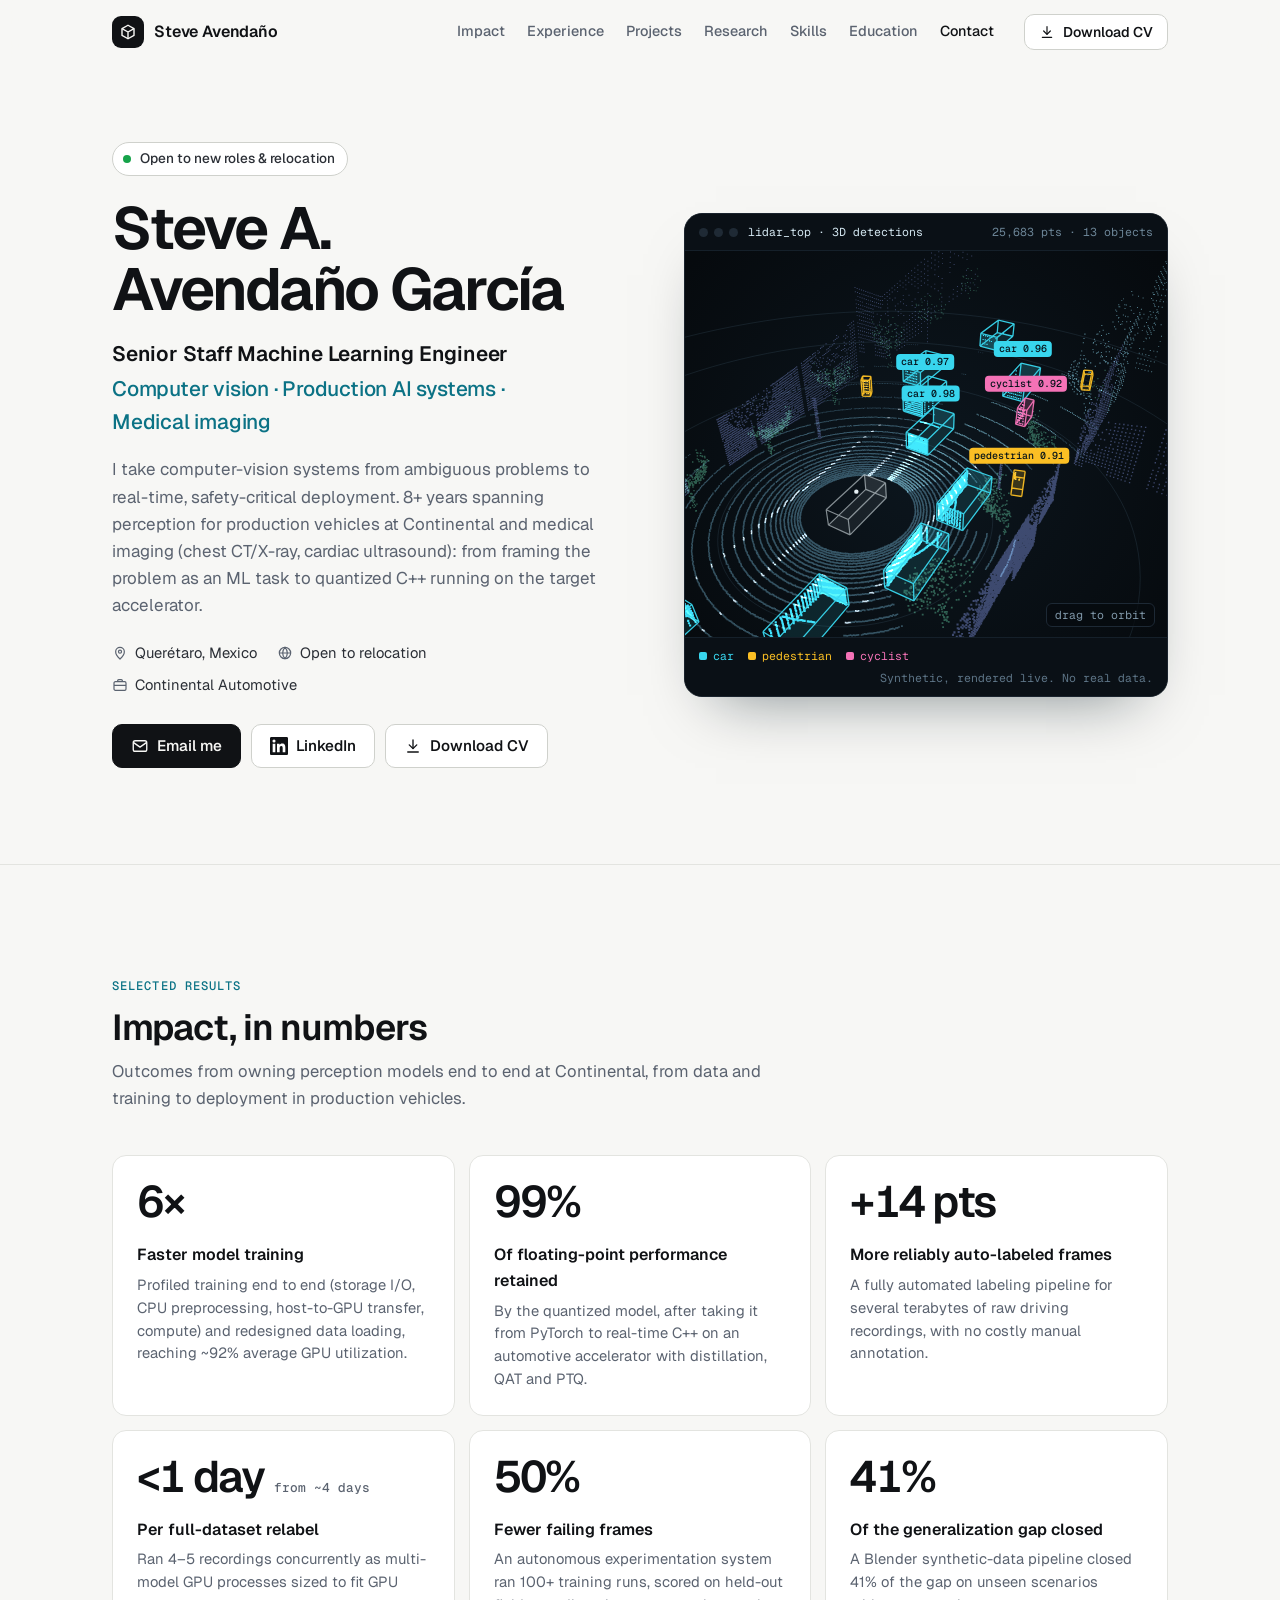
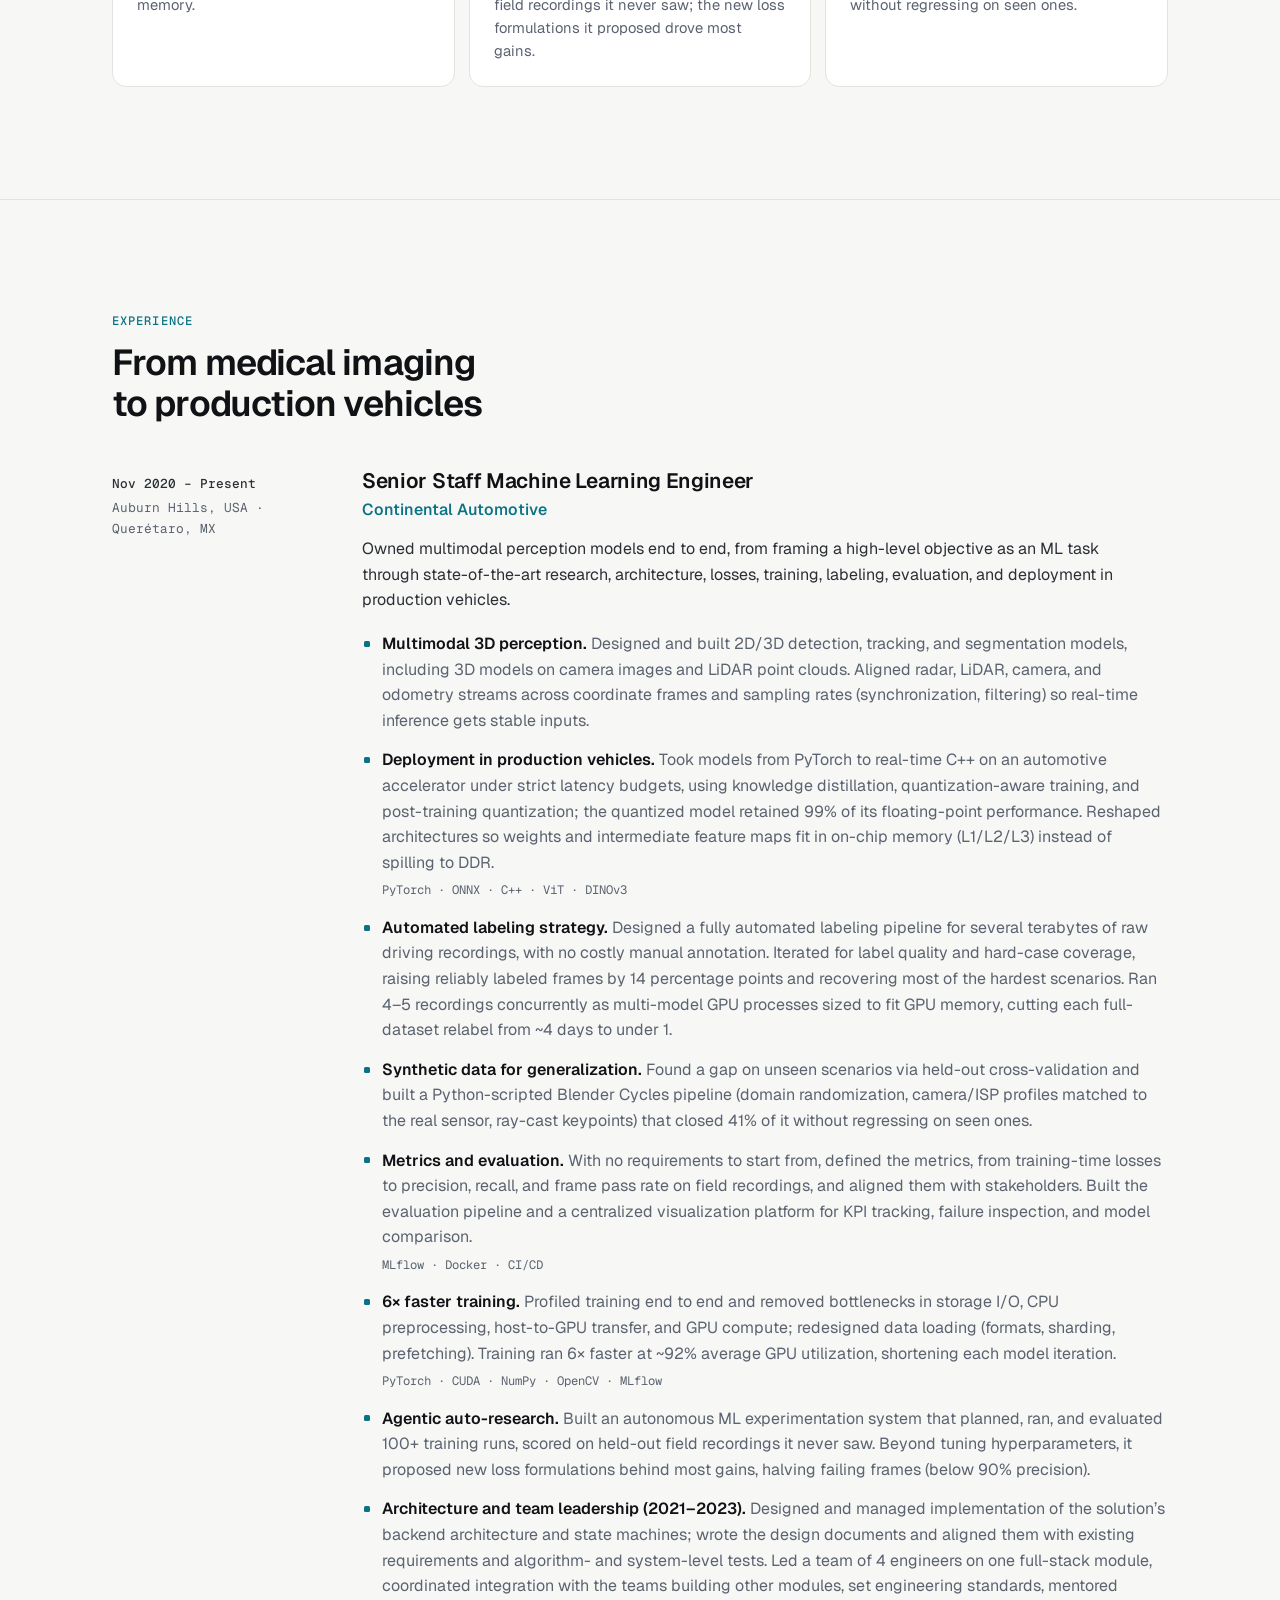
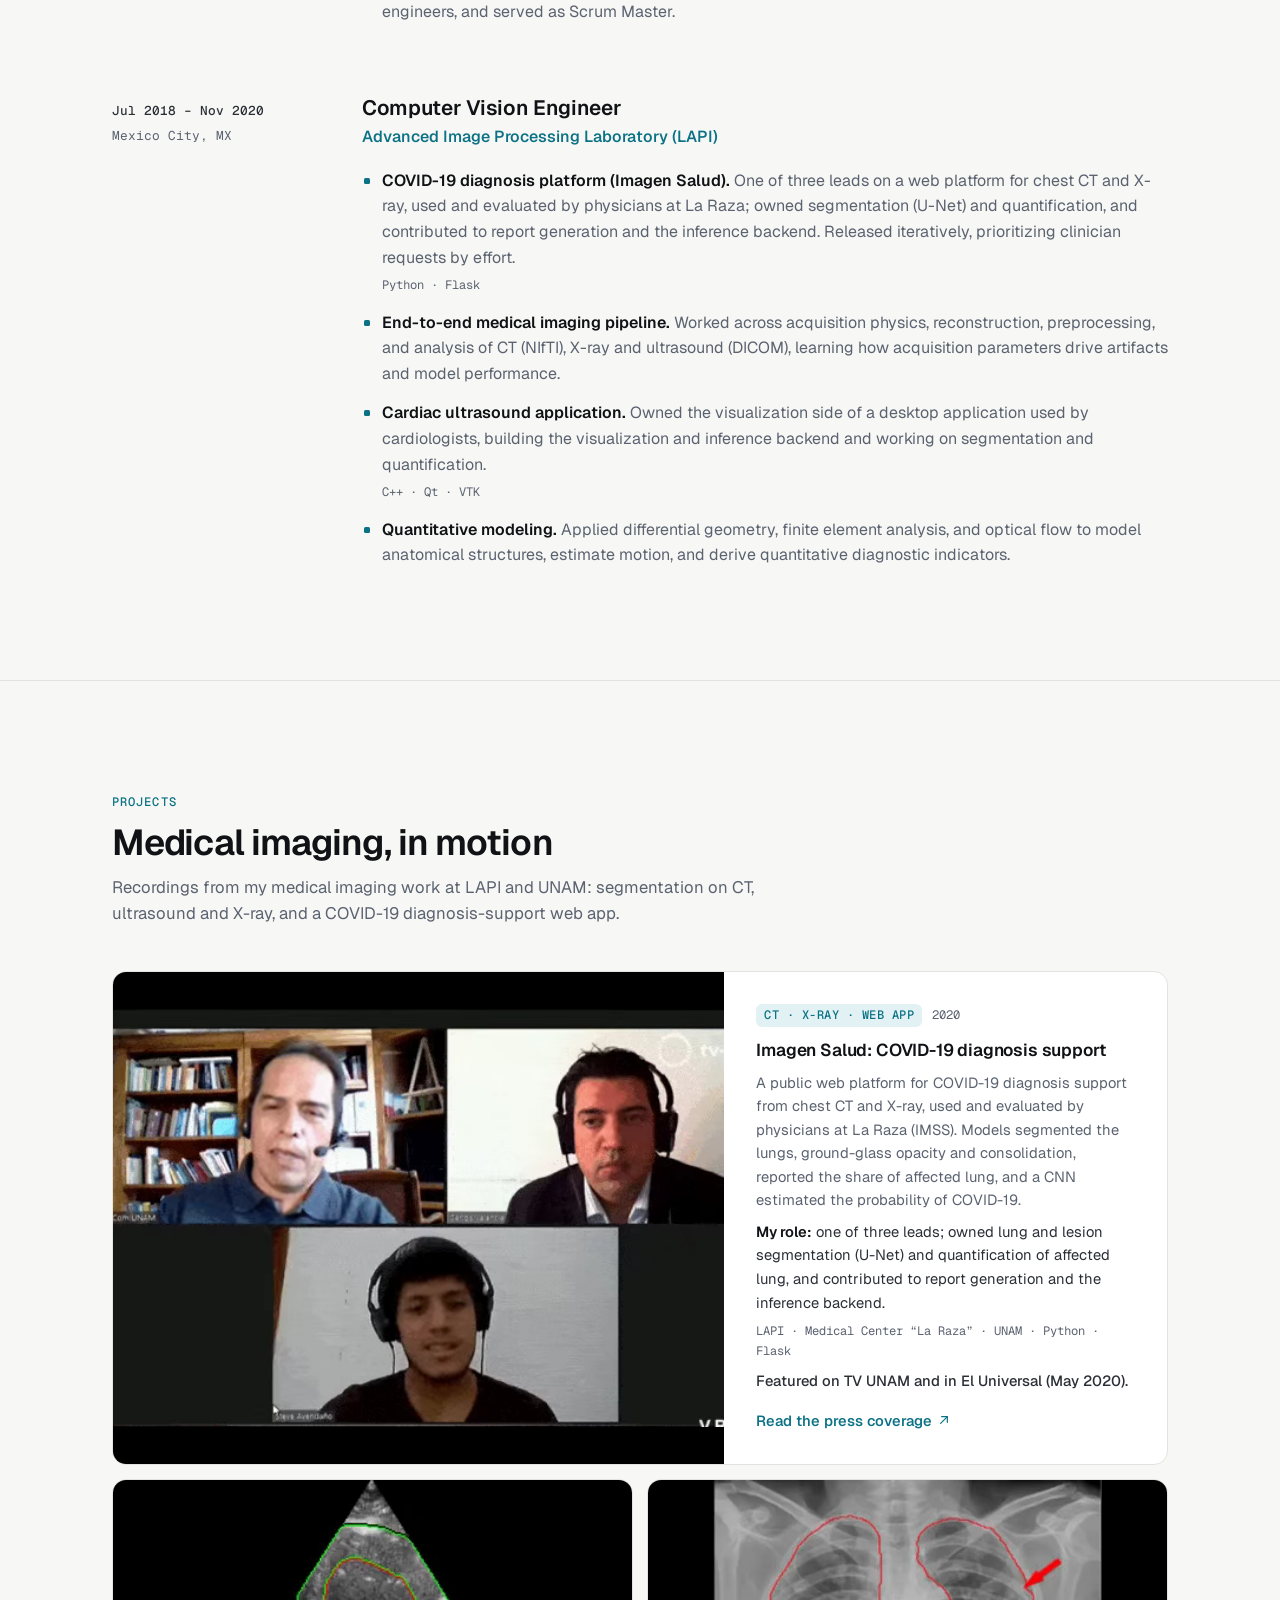
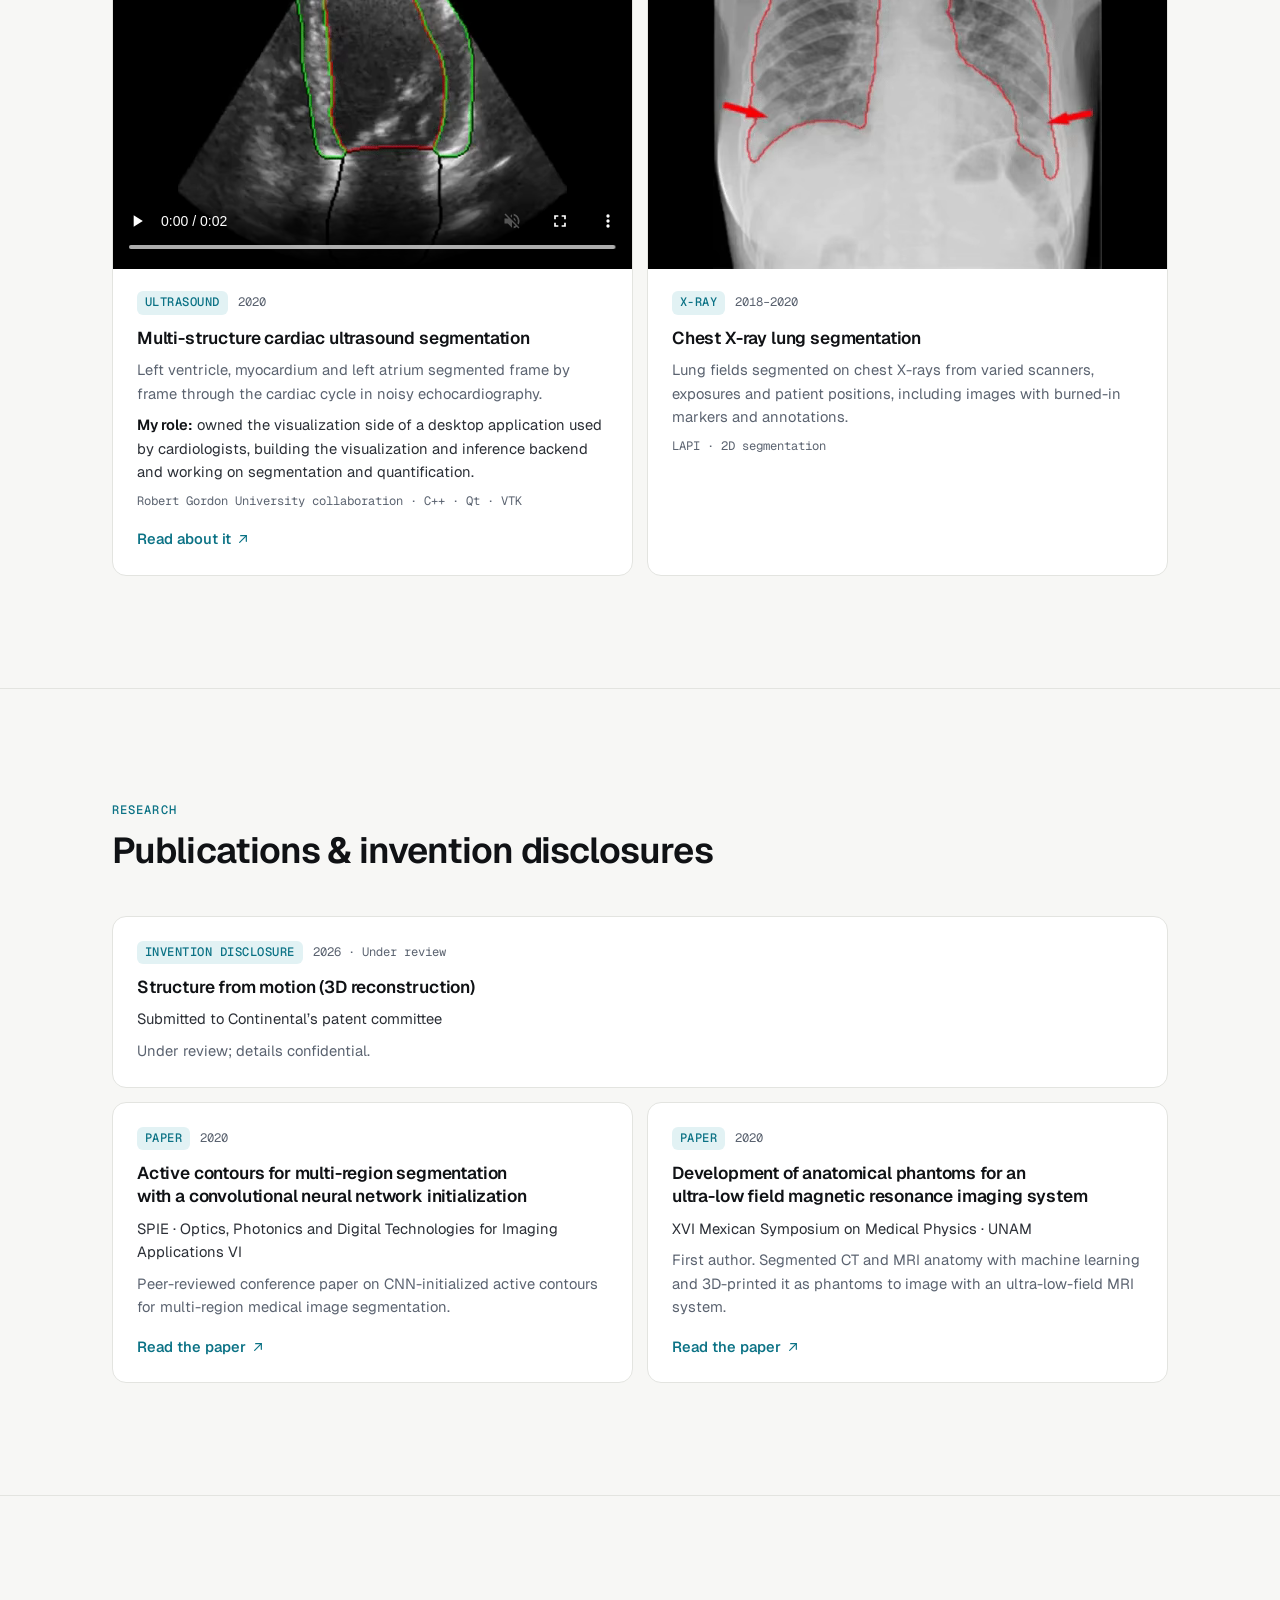
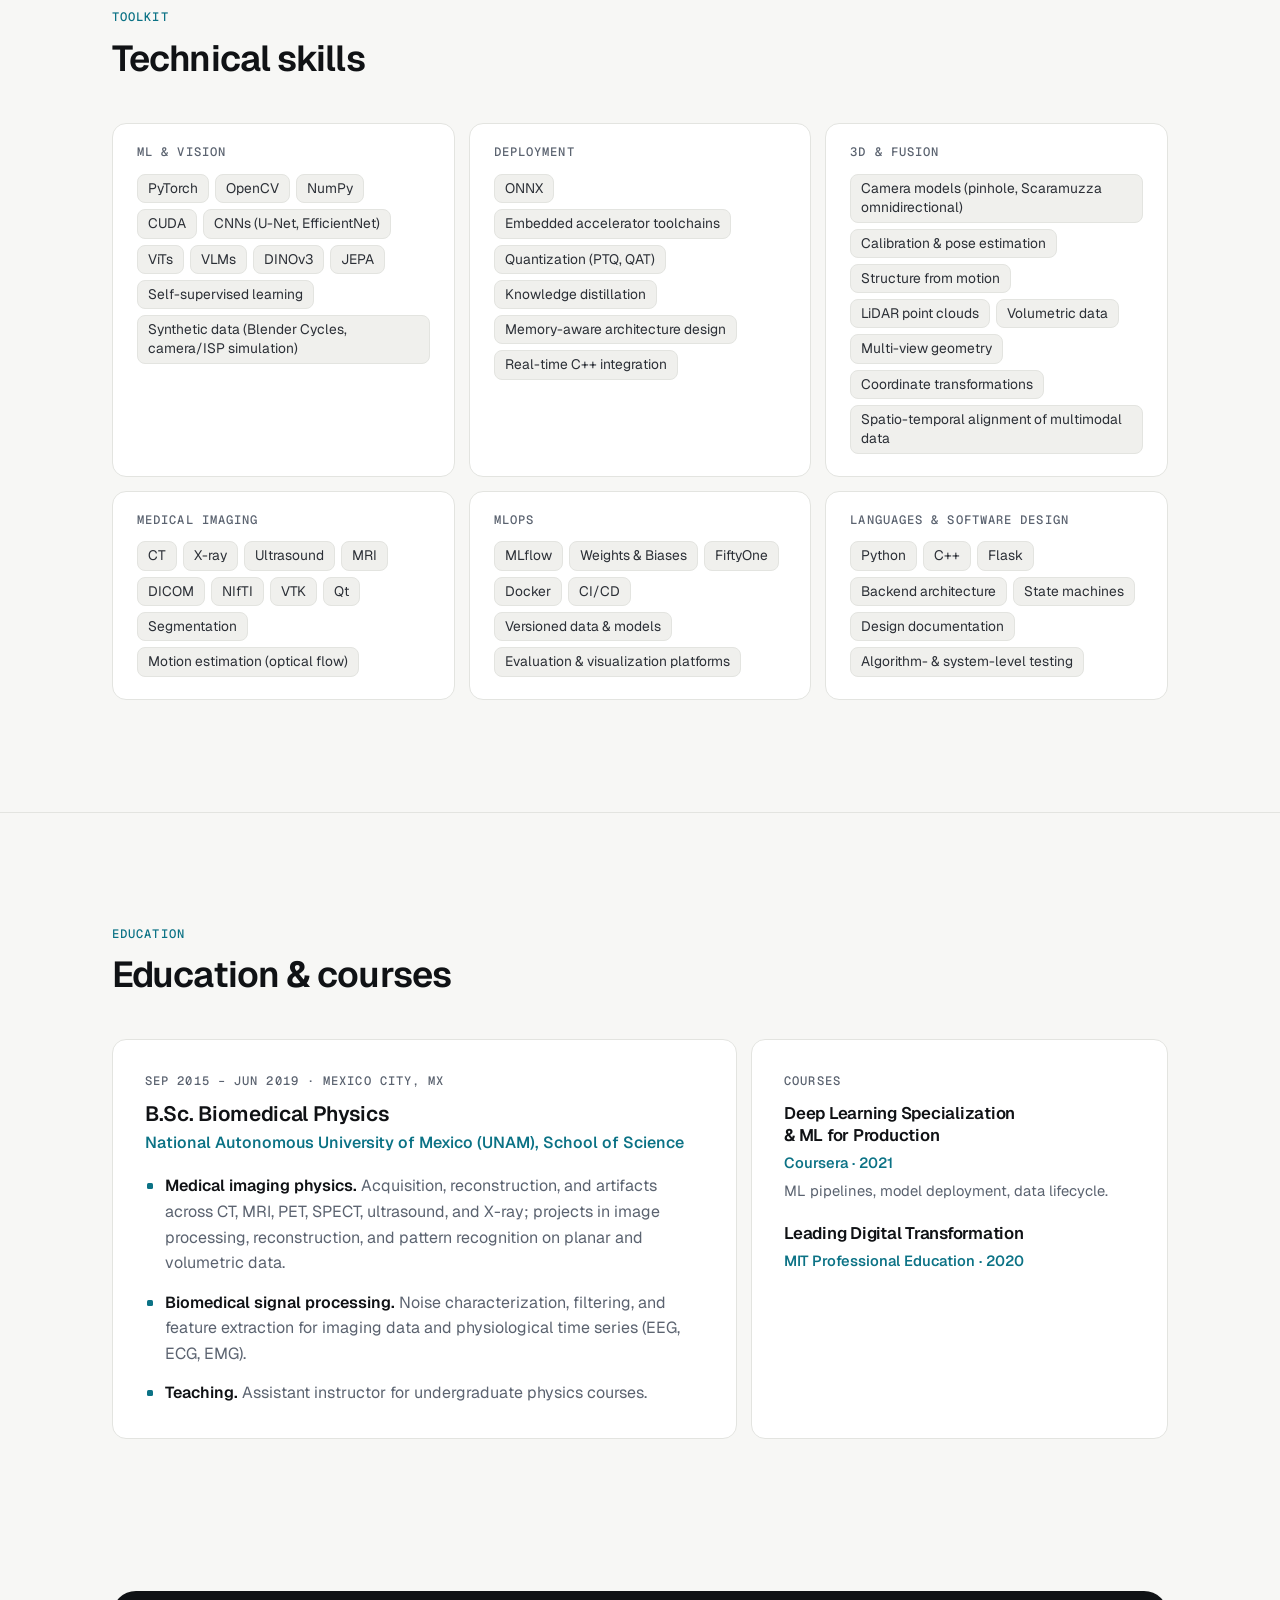
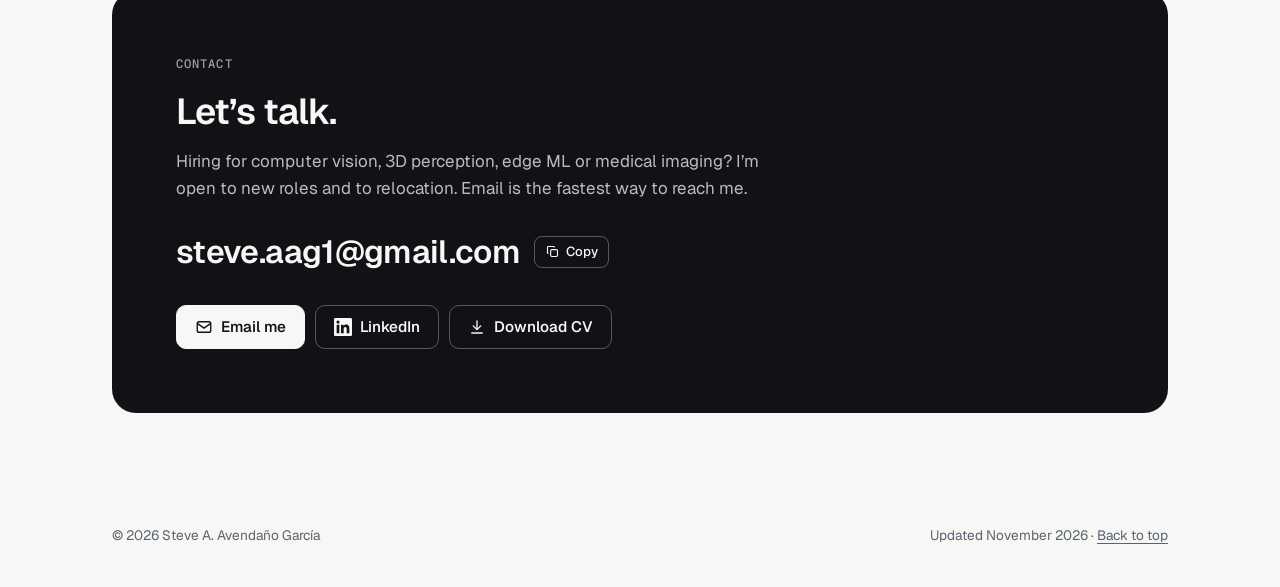
<file: index.html>
<!doctype html>
<html lang="en">
<head>
  <meta charset="utf-8">
  <meta name="viewport" content="width=device-width, initial-scale=1">
  <title>Steve Avendaño · Senior Staff Machine Learning Engineer · Computer Vision & Medical Imaging</title>
  <meta name="description" content="ML and algorithms engineer with 8+ years taking computer-vision systems from ambiguous problems to real-time, safety-critical deployment in production, with a biomedical physics background in medical imaging. Querétaro, Mexico · open to relocation.">
  <meta name="author" content="Steve A. Avendaño García">
  <link rel="canonical" href="https://steve2ag.github.io/">

  <meta property="og:type" content="profile">
  <meta property="og:site_name" content="Steve A. Avendaño García">
  <meta property="og:title" content="Steve A. Avendaño García · Senior Staff Machine Learning Engineer">
  <meta property="og:description" content="Computer vision, production AI systems and medical imaging. 8+ years taking models from research to production vehicles.">
  <meta property="og:url" content="https://steve2ag.github.io/">
  <meta property="og:image" content="https://steve2ag.github.io/assets/og-image.png">
  <meta property="og:image:width" content="1200">
  <meta property="og:image:height" content="630">
  <meta property="og:image:alt" content="Steve A. Avendaño García, Senior Staff Machine Learning Engineer, next to a LiDAR-style point cloud with 3D detection boxes.">
  <meta property="profile:first_name" content="Steve">
  <meta property="profile:last_name" content="Avendaño García">
  <meta name="twitter:card" content="summary_large_image">

  <meta name="theme-color" content="#f7f7f5" media="(prefers-color-scheme: light)">
  <meta name="theme-color" content="#0b0d10" media="(prefers-color-scheme: dark)">
  <link rel="icon" href="assets/favicon.svg" type="image/svg+xml">

  <link rel="preconnect" href="https://fonts.googleapis.com">
  <link rel="preconnect" href="https://fonts.gstatic.com" crossorigin>
  <link rel="stylesheet" href="https://fonts.googleapis.com/css2?family=Geist:wght@400..700&family=Geist+Mono:wght@400..600&display=swap">
  <link rel="stylesheet" href="assets/styles.css">

  <script type="application/ld+json">
  {
    "@context": "https://schema.org",
    "@type": "Person",
    "name": "Steve A. Avendaño García",
    "jobTitle": "Senior Staff Machine Learning Engineer",
    "description": "ML and algorithms engineer specializing in computer vision, production AI systems and medical imaging.",
    "url": "https://steve2ag.github.io/",
    "email": "mailto:steve.aag1@gmail.com",
    "address": { "@type": "PostalAddress", "addressLocality": "Querétaro", "addressCountry": "MX" },
    "worksFor": { "@type": "Organization", "name": "Continental Automotive" },
    "alumniOf": { "@type": "CollegeOrUniversity", "name": "National Autonomous University of Mexico (UNAM)" },
    "knowsAbout": ["Computer vision", "Machine learning", "3D perception", "Sensor fusion", "LiDAR point clouds", "Model quantization", "Edge deployment", "Medical imaging", "PyTorch", "C++"],
    "sameAs": ["https://www.linkedin.com/in/steve-alejandro-a-61340a194/"]
  }
  </script>
</head>
<body>
  <svg width="0" height="0" style="position:absolute" aria-hidden="true" focusable="false">
    <symbol id="i-cube" viewBox="0 0 24 24"><g fill="none" stroke="currentColor" stroke-width="1.9" stroke-linejoin="round"><path d="M12 3 20 7.5v9L12 21l-8-4.5v-9z"/><path d="m4 7.5 8 4.5 8-4.5M12 12v9"/></g></symbol>
    <symbol id="i-mail" viewBox="0 0 24 24"><g fill="none" stroke="currentColor" stroke-width="1.8" stroke-linecap="round" stroke-linejoin="round"><rect x="3" y="5" width="18" height="14" rx="2.5"/><path d="m3.5 7.5 8.5 6 8.5-6"/></g></symbol>
    <symbol id="i-linkedin" viewBox="0 0 24 24"><path fill="currentColor" d="M20.45 20.45h-3.55v-5.57c0-1.33-.03-3.04-1.85-3.04-1.85 0-2.14 1.45-2.14 2.94v5.67H9.35V9h3.41v1.56h.05c.48-.9 1.64-1.85 3.37-1.85 3.6 0 4.27 2.37 4.27 5.46v6.28zM5.34 7.43a2.06 2.06 0 1 1 0-4.13 2.06 2.06 0 0 1 0 4.13zM7.12 20.45H3.56V9h3.56v11.45zM22.23 0H1.77C.79 0 0 .77 0 1.73v20.54C0 23.23.79 24 1.77 24h20.45c.98 0 1.78-.77 1.78-1.73V1.73C24 .77 23.2 0 22.22 0z"/></symbol>
    <symbol id="i-download" viewBox="0 0 24 24"><g fill="none" stroke="currentColor" stroke-width="1.8" stroke-linecap="round" stroke-linejoin="round"><path d="M12 4v11"/><path d="m7 10.5 5 5 5-5"/><path d="M5 20h14"/></g></symbol>
    <symbol id="i-arrow" viewBox="0 0 24 24"><g fill="none" stroke="currentColor" stroke-width="1.8" stroke-linecap="round" stroke-linejoin="round"><path d="M7 17 17 7"/><path d="M8.5 7H17v8.5"/></g></symbol>
    <symbol id="i-pin" viewBox="0 0 24 24"><g fill="none" stroke="currentColor" stroke-width="1.8" stroke-linejoin="round"><path d="M12 21s-6.5-5.8-6.5-11a6.5 6.5 0 0 1 13 0c0 5.2-6.5 11-6.5 11z"/><circle cx="12" cy="10" r="2.3"/></g></symbol>
    <symbol id="i-globe" viewBox="0 0 24 24"><g fill="none" stroke="currentColor" stroke-width="1.8"><circle cx="12" cy="12" r="8.5"/><path d="M3.5 12h17M12 3.5c2.3 2.4 3.5 5.2 3.5 8.5s-1.2 6.1-3.5 8.5c-2.3-2.4-3.5-5.2-3.5-8.5S9.7 5.9 12 3.5z"/></g></symbol>
    <symbol id="i-briefcase" viewBox="0 0 24 24"><g fill="none" stroke="currentColor" stroke-width="1.8" stroke-linejoin="round"><rect x="3" y="7" width="18" height="13" rx="2"/><path d="M8.5 7V5.5A1.5 1.5 0 0 1 10 4h4a1.5 1.5 0 0 1 1.5 1.5V7M3 12.5h18"/></g></symbol>
    <symbol id="i-copy" viewBox="0 0 24 24"><g fill="none" stroke="currentColor" stroke-width="1.8" stroke-linejoin="round"><rect x="9" y="9" width="11" height="11" rx="2"/><path d="M5.5 15H5a1 1 0 0 1-1-1V5a1 1 0 0 1 1-1h9a1 1 0 0 1 1 1v.5"/></g></symbol>
  </svg>

  <a class="skip" href="#main">Skip to content</a>

  <header class="site-header" id="site-header">
    <div class="wrap site-header__inner">
      <a class="brand" href="#top" aria-label="Steve Avendaño, back to top">
        <span class="brand__mark"><svg class="icon"><use href="#i-cube"/></svg></span>
        <span class="brand__name">Steve Avendaño</span>
      </a>
      <nav class="site-nav" aria-label="Sections">
        <ul>
          <li><a href="#impact">Impact</a></li>
          <li><a href="#experience">Experience</a></li>
          <li><a href="#projects">Projects</a></li>
          <li><a href="#research">Research</a></li>
          <li><a href="#skills">Skills</a></li>
          <li><a href="#education">Education</a></li>
          <li><a href="#contact">Contact</a></li>
        </ul>
      </nav>
      <a class="btn btn--sm" href="data/Steve_Avendano_CV.pdf" download="Steve_Avendano_CV.pdf">
        <svg class="icon" aria-hidden="true"><use href="#i-download"/></svg>Download CV
      </a>
    </div>
  </header>

  <main id="main">
    <section class="hero" id="top">
      <div class="wrap hero__grid">
        <div class="hero__text">
          <p class="status"><span class="status__dot" aria-hidden="true"></span>Open to new roles &amp; relocation</p>
          <h1>Steve A. Avendaño García</h1>
          <p class="hero__role">
            Senior Staff Machine Learning Engineer
            <span><span class="nowrap">Computer vision</span> · <span class="nowrap">Production AI systems</span> · <span class="nowrap">Medical imaging</span></span>
          </p>
          <p class="hero__lead">
            I take computer-vision systems from ambiguous problems to real-time, safety-critical deployment.
            8+ years spanning perception for production vehicles at Continental and medical imaging
            (chest CT/<span class="nowrap">X-ray</span>, cardiac ultrasound): from framing the problem as an ML task to quantized C++ running
            on the target accelerator.
          </p>
          <ul class="hero__meta">
            <li><svg class="icon" aria-hidden="true"><use href="#i-pin"/></svg>Querétaro, Mexico</li>
            <li><svg class="icon" aria-hidden="true"><use href="#i-globe"/></svg>Open to relocation</li>
            <li><svg class="icon" aria-hidden="true"><use href="#i-briefcase"/></svg>Continental Automotive</li>
          </ul>
          <div class="hero__cta">
            <a class="btn btn--primary" href="mailto:steve.aag1@gmail.com">
              <svg class="icon" aria-hidden="true"><use href="#i-mail"/></svg>Email me
            </a>
            <a class="btn" href="https://www.linkedin.com/in/steve-alejandro-a-61340a194/" target="_blank" rel="noopener">
              <svg class="icon" aria-hidden="true"><use href="#i-linkedin"/></svg>LinkedIn
            </a>
            <a class="btn" href="data/Steve_Avendano_CV.pdf" download="Steve_Avendano_CV.pdf">
              <svg class="icon" aria-hidden="true"><use href="#i-download"/></svg>Download CV
            </a>
          </div>
        </div>

        <figure class="viewer" aria-label="Interactive illustration: a procedurally generated LiDAR-style street scene with 3D detection boxes">
          <div class="viewer__bar">
            <span class="viewer__dots" aria-hidden="true"><i></i><i></i><i></i></span>
            <span class="viewer__title">lidar_top · 3D detections</span>
            <span class="viewer__stats"><span id="scene-points"></span><span class="viewer__objects" id="scene-objects"></span></span>
          </div>
          <div class="viewer__stage">
            <canvas id="scene" aria-hidden="true"></canvas>
            <span class="viewer__hint" id="scene-hint" aria-hidden="true">drag to orbit</span>
          </div>
          <figcaption class="viewer__legend">
            <span class="legend legend--car">car</span>
            <span class="legend legend--ped">pedestrian</span>
            <span class="legend legend--cyc">cyclist</span>
            <span class="viewer__note">Synthetic, rendered live. No real data.</span>
          </figcaption>
        </figure>
      </div>
    </section>

    <section class="section" id="impact" aria-labelledby="impact-title">
      <div class="wrap">
        <header class="section__head">
          <p class="eyebrow">Selected results</p>
          <h2 id="impact-title">Impact, in numbers</h2>
          <p class="section__intro">Outcomes from owning perception models end to end at Continental, from data and training to deployment in production vehicles.</p>
        </header>
        <ul class="metrics">
          <li class="metric">
            <p class="metric__value">6×</p>
            <p class="metric__label">Faster model training</p>
            <p class="metric__detail">Profiled training end to end (storage I/O, CPU preprocessing, host-to-GPU transfer, compute) and redesigned data loading, reaching ~92% average GPU utilization.</p>
          </li>
          <li class="metric">
            <p class="metric__value">99%</p>
            <p class="metric__label">Of floating-point performance retained</p>
            <p class="metric__detail">By the quantized model, after taking it from PyTorch to real-time C++ on an automotive accelerator with distillation, QAT and PTQ.</p>
          </li>
          <li class="metric">
            <p class="metric__value">+14 pts</p>
            <p class="metric__label">More reliably auto-labeled frames</p>
            <p class="metric__detail">A fully automated labeling pipeline for several terabytes of raw driving recordings, with no costly manual annotation.</p>
          </li>
          <li class="metric">
            <p class="metric__value">&lt;1 day <span class="metric__from">from ~4 days</span></p>
            <p class="metric__label">Per full-dataset relabel</p>
            <p class="metric__detail">Ran 4–5 recordings concurrently as multi-model GPU processes sized to fit GPU memory.</p>
          </li>
          <li class="metric">
            <p class="metric__value">50%</p>
            <p class="metric__label">Fewer failing frames</p>
            <p class="metric__detail">An autonomous experimentation system ran 100+ training runs, scored on held-out field recordings it never saw; the new loss formulations it proposed drove most gains.</p>
          </li>
          <li class="metric">
            <p class="metric__value">41%</p>
            <p class="metric__label">Of the generalization gap closed</p>
            <p class="metric__detail">A Blender synthetic-data pipeline closed 41% of the gap on unseen scenarios without regressing on seen ones.</p>
          </li>
        </ul>
      </div>
    </section>

    <section class="section" id="experience" aria-labelledby="experience-title">
      <div class="wrap">
        <header class="section__head">
          <p class="eyebrow">Experience</p>
          <h2 id="experience-title">From medical imaging to production vehicles</h2>
        </header>

        <div class="jobs">
          <article class="job">
            <div class="job__meta">
              <p class="job__dates">Nov 2020 – Present</p>
              <p>Auburn Hills, USA · Querétaro, MX</p>
            </div>
            <div class="job__body">
              <h3>Senior Staff Machine Learning Engineer</h3>
              <p class="job__org">Continental Automotive</p>
              <p class="job__summary">Owned multimodal perception models end to end, from framing a high-level objective as an ML task through state-of-the-art research, architecture, losses, training, labeling, evaluation, and deployment in production vehicles.</p>
              <ul class="job__list">
                <li><strong>Multimodal 3D perception.</strong> Designed and built 2D/3D detection, tracking, and segmentation models, including 3D models on camera images and LiDAR point clouds. Aligned radar, LiDAR, camera, and odometry streams across coordinate frames and sampling rates (synchronization, filtering) so real-time inference gets stable inputs.</li>
                <li><strong>Deployment in production vehicles.</strong> Took models from PyTorch to real-time C++ on an automotive accelerator under strict latency budgets, using knowledge distillation, quantization-aware training, and post-training quantization; the quantized model retained 99% of its floating-point performance. Reshaped architectures so weights and intermediate feature maps fit in on-chip memory (L1/L2/L3) instead of spilling to DDR.
                  <span class="stack">PyTorch · ONNX · C++ · ViT · DINOv3</span></li>
                <li><strong>Automated labeling strategy.</strong> Designed a fully automated labeling pipeline for several terabytes of raw driving recordings, with no costly manual annotation. Iterated for label quality and hard-case coverage, raising reliably labeled frames by 14 percentage points and recovering most of the hardest scenarios. Ran 4–5 recordings concurrently as multi-model GPU processes sized to fit GPU memory, cutting each full-dataset relabel from ~4 days to under 1.</li>
                <li><strong>Synthetic data for generalization.</strong> Found a gap on unseen scenarios via held-out cross-validation and built a Python-scripted Blender Cycles pipeline (domain randomization, camera/ISP profiles matched to the real sensor, ray-cast keypoints) that closed 41% of it without regressing on seen ones.</li>
                <li><strong>Metrics and evaluation.</strong> With no requirements to start from, defined the metrics, from training-time losses to precision, recall, and frame pass rate on field recordings, and aligned them with stakeholders. Built the evaluation pipeline and a centralized visualization platform for KPI tracking, failure inspection, and model comparison.
                  <span class="stack">MLflow · Docker · CI/CD</span></li>
                <li><strong>6× faster training.</strong> Profiled training end to end and removed bottlenecks in storage I/O, CPU preprocessing, host-to-GPU transfer, and GPU compute; redesigned data loading (formats, sharding, prefetching). Training ran 6× faster at ~92% average GPU utilization, shortening each model iteration.
                  <span class="stack">PyTorch · CUDA · NumPy · OpenCV · MLflow</span></li>
                <li><strong>Agentic auto-research.</strong> Built an autonomous ML experimentation system that planned, ran, and evaluated 100+ training runs, scored on held-out field recordings it never saw. Beyond tuning hyperparameters, it proposed new loss formulations behind most gains, halving failing frames (below 90% precision).</li>
                <li><strong>Architecture and team leadership (2021–2023).</strong> Designed and managed implementation of the solution’s backend architecture and state machines; wrote the design documents and aligned them with existing requirements and algorithm- and system-level tests. Led a team of 4 engineers on one full-stack module, coordinated integration with the teams building other modules, set engineering standards, mentored engineers, and served as Scrum Master.</li>
              </ul>
            </div>
          </article>

          <article class="job">
            <div class="job__meta">
              <p class="job__dates">Jul 2018 – Nov 2020</p>
              <p>Mexico City, MX</p>
            </div>
            <div class="job__body">
              <h3>Computer Vision Engineer</h3>
              <p class="job__org">Advanced Image Processing Laboratory (LAPI)</p>
              <ul class="job__list">
                <li><strong>COVID-19 diagnosis platform (Imagen Salud).</strong> One of three leads on a web platform for chest CT and X-ray, used and evaluated by physicians at La Raza; owned segmentation (U-Net) and quantification, and contributed to report generation and the inference backend. Released iteratively, prioritizing clinician requests by effort.
                  <span class="stack">Python · Flask</span></li>
                <li><strong>End-to-end medical imaging pipeline.</strong> Worked across acquisition physics, reconstruction, preprocessing, and analysis of CT (NIfTI), X-ray and ultrasound (DICOM), learning how acquisition parameters drive artifacts and model performance.</li>
                <li><strong>Cardiac ultrasound application.</strong> Owned the visualization side of a desktop application used by cardiologists, building the visualization and inference backend and working on segmentation and quantification.
                  <span class="stack">C++ · Qt · VTK</span></li>
                <li><strong>Quantitative modeling.</strong> Applied differential geometry, finite element analysis, and optical flow to model anatomical structures, estimate motion, and derive quantitative diagnostic indicators.</li>
              </ul>
            </div>
          </article>
        </div>
      </div>
    </section>

    <section class="section" id="projects" aria-labelledby="projects-title">
      <div class="wrap">
        <header class="section__head">
          <p class="eyebrow">Projects</p>
          <h2 id="projects-title">Medical imaging, in motion</h2>
          <p class="section__intro">Recordings from my medical imaging work at LAPI and UNAM: segmentation on CT, ultrasound and X-ray, and a COVID-19 diagnosis-support web app.</p>
        </header>
        <ul class="shots">
          <li class="shot shot--wide">
            <div class="shot__media">
              <video muted loop playsinline controls preload="none" poster="assets/work/imagen-salud.jpg" aria-label="TV UNAM segment on Imagen Salud: the project team, Steve introduced as part of research and development at UNAM's Centro Virtual de Computación, then a screen recording of the web app showing CT slices with segmented lung lesions and a COVID-19 probability">
                <source src="assets/work/imagen-salud.mp4" type="video/mp4">
                <source src="assets/work/imagen-salud.webm" type="video/webm">
              </video>
            </div>
            <div class="shot__body">
              <p class="pub__top"><span class="badge">CT · X-ray · Web app</span><span>2020</span></p>
              <h3>Imagen Salud: <span class="nowrap">COVID-19</span> diagnosis support</h3>
              <p class="shot__desc">A public web platform for COVID-19 diagnosis support from chest CT and X-ray, used and evaluated by physicians at La Raza (IMSS). Models segmented the lungs, ground-glass opacity and consolidation, reported the share of affected lung, and a CNN estimated the probability of COVID-19.</p>
              <p class="shot__role"><strong>My role:</strong> one of three leads; owned lung and lesion segmentation (U-Net) and quantification of affected lung, and contributed to report generation and the inference backend.</p>
              <p class="shot__meta">LAPI · Medical Center “La Raza” · UNAM · Python · Flask</p>
              <p class="shot__press">Featured on TV UNAM and in El Universal (May 2020).</p>
              <a class="pub__link" href="https://www.eluniversal.com.mx/english/unam-develops-auxiliary-computing-system-covid-19-diagnosis/" target="_blank" rel="noopener">Read the press coverage<svg class="icon" aria-hidden="true"><use href="#i-arrow"/></svg></a>
            </div>
          </li>
          <li class="shot">
            <div class="shot__media">
              <video muted loop playsinline controls preload="none" poster="assets/work/cardiac-ultrasound.jpg" aria-label="Echocardiogram with contours tracking the left ventricle, myocardium and left atrium through the cardiac cycle">
                <source src="assets/work/cardiac-ultrasound.mp4" type="video/mp4">
                <source src="assets/work/cardiac-ultrasound.webm" type="video/webm">
              </video>
            </div>
            <div class="shot__body">
              <p class="pub__top"><span class="badge">Ultrasound</span><span>2020</span></p>
              <h3>Multi-structure cardiac ultrasound segmentation</h3>
              <p class="shot__desc">Left ventricle, myocardium and left atrium segmented frame by frame through the cardiac cycle in noisy echocardiography.</p>
              <p class="shot__role"><strong>My role:</strong> owned the visualization side of a desktop application used by cardiologists, building the visualization and inference backend and working on segmentation and quantification.</p>
              <p class="shot__meta">Robert Gordon University collaboration · C++ · Qt · VTK</p>
              <a class="pub__link" href="https://www.rgu.ac.uk/news/news-2020/2876-rgu-partners-with-unam-on-innovative-cardiovascular-research-in-mexico" target="_blank" rel="noopener">Read about it<svg class="icon" aria-hidden="true"><use href="#i-arrow"/></svg></a>
            </div>
          </li>
          <li class="shot">
            <div class="shot__media">
              <video muted loop playsinline controls preload="none" poster="assets/work/chest-xray.jpg" aria-label="Chest X-rays from different sources with the segmented lung fields outlined in red">
                <source src="assets/work/chest-xray.mp4" type="video/mp4">
                <source src="assets/work/chest-xray.webm" type="video/webm">
              </video>
            </div>
            <div class="shot__body">
              <p class="pub__top"><span class="badge">X-ray</span><span>2018–2020</span></p>
              <h3>Chest X-ray lung segmentation</h3>
              <p class="shot__desc">Lung fields segmented on chest X-rays from varied scanners, exposures and patient positions, including images with burned-in markers and annotations.</p>
              <p class="shot__meta">LAPI · 2D segmentation</p>
            </div>
          </li>
        </ul>
      </div>
    </section>

    <section class="section" id="research" aria-labelledby="research-title">
      <div class="wrap">
        <header class="section__head">
          <p class="eyebrow">Research</p>
          <h2 id="research-title">Publications &amp; invention disclosures</h2>
        </header>
        <ul class="pubs">
          <li class="pub pub--wide">
            <p class="pub__top"><span class="badge">Invention disclosure</span><span>2026 · Under review</span></p>
            <h3>Structure from motion (3D reconstruction)</h3>
            <p class="pub__venue">Submitted to Continental’s patent committee</p>
            <p class="pub__desc">Under review; details confidential.</p>
          </li>
          <li class="pub">
            <p class="pub__top"><span class="badge">Paper</span><span>2020</span></p>
            <h3>Active contours for multi-region segmentation with a convolutional neural network initialization</h3>
            <p class="pub__venue">SPIE · Optics, Photonics and Digital Technologies for Imaging Applications VI</p>
            <p class="pub__desc">Peer-reviewed conference paper on CNN-initialized active contours for multi-region medical image segmentation.</p>
            <a class="pub__link" href="https://doi.org/10.1117/12.2556928" target="_blank" rel="noopener">Read the paper<svg class="icon" aria-hidden="true"><use href="#i-arrow"/></svg></a>
          </li>
          <li class="pub">
            <p class="pub__top"><span class="badge">Paper</span><span>2020</span></p>
            <h3>Development of anatomical phantoms for an <span class="nowrap">ultra-low</span> field magnetic resonance imaging system</h3>
            <p class="pub__venue">XVI Mexican Symposium on Medical Physics · UNAM</p>
            <p class="pub__desc">First author. Segmented CT and MRI anatomy with machine learning and 3D-printed it as phantoms to image with an ultra-low-field MRI system.</p>
            <a class="pub__link" href="https://pubs.aip.org/aip/acp/article/2348/1/050012/999875/Development-of-anatomical-phantoms-for-an-ultra" target="_blank" rel="noopener">Read the paper<svg class="icon" aria-hidden="true"><use href="#i-arrow"/></svg></a>
          </li>
        </ul>
      </div>
    </section>

    <section class="section" id="skills" aria-labelledby="skills-title">
      <div class="wrap">
        <header class="section__head">
          <p class="eyebrow">Toolkit</p>
          <h2 id="skills-title">Technical skills</h2>
        </header>
        <div class="skills">
          <div class="skill-group">
            <h3>ML &amp; vision</h3>
            <ul class="chips">
              <li>PyTorch</li><li>OpenCV</li><li>NumPy</li><li>CUDA</li><li>CNNs (U-Net, EfficientNet)</li><li>ViTs</li><li>VLMs</li><li>DINOv3</li><li>JEPA</li><li>Self-supervised learning</li><li>Synthetic data (Blender Cycles, camera/ISP simulation)</li>
            </ul>
          </div>
          <div class="skill-group">
            <h3>Deployment</h3>
            <ul class="chips">
              <li>ONNX</li><li>Embedded accelerator toolchains</li><li>Quantization (PTQ, QAT)</li><li>Knowledge distillation</li><li>Memory-aware architecture design</li><li>Real-time C++ integration</li>
            </ul>
          </div>
          <div class="skill-group">
            <h3>3D &amp; fusion</h3>
            <ul class="chips">
              <li>Camera models (pinhole, Scaramuzza omnidirectional)</li><li>Calibration &amp; pose estimation</li><li>Structure from motion</li><li>LiDAR point clouds</li><li>Volumetric data</li><li>Multi-view geometry</li><li>Coordinate transformations</li><li>Spatio-temporal alignment of multimodal data</li>
            </ul>
          </div>
          <div class="skill-group">
            <h3>Medical imaging</h3>
            <ul class="chips">
              <li>CT</li><li>X-ray</li><li>Ultrasound</li><li>MRI</li><li>DICOM</li><li>NIfTI</li><li>VTK</li><li>Qt</li><li>Segmentation</li><li>Motion estimation (optical flow)</li>
            </ul>
          </div>
          <div class="skill-group">
            <h3>MLOps</h3>
            <ul class="chips">
              <li>MLflow</li><li>Weights &amp; Biases</li><li>FiftyOne</li><li>Docker</li><li>CI/CD</li><li>Versioned data &amp; models</li><li>Evaluation &amp; visualization platforms</li>
            </ul>
          </div>
          <div class="skill-group">
            <h3>Languages &amp; software design</h3>
            <ul class="chips">
              <li>Python</li><li>C++</li><li>Flask</li><li>Backend architecture</li><li>State machines</li><li>Design documentation</li><li>Algorithm- &amp; system-level testing</li>
            </ul>
          </div>
        </div>
      </div>
    </section>

    <section class="section" id="education" aria-labelledby="education-title">
      <div class="wrap">
        <header class="section__head">
          <p class="eyebrow">Education</p>
          <h2 id="education-title">Education &amp; courses</h2>
        </header>
        <div class="edu">
          <article class="card">
            <p class="card__meta">Sep 2015 – Jun 2019 · Mexico City, MX</p>
            <h3>B.Sc. Biomedical Physics</h3>
            <p class="job__org">National Autonomous University of Mexico (UNAM), School of Science</p>
            <ul class="job__list">
              <li><strong>Medical imaging physics.</strong> Acquisition, reconstruction, and artifacts across CT, MRI, PET, SPECT, ultrasound, and X-ray; projects in image processing, reconstruction, and pattern recognition on planar and volumetric data.</li>
              <li><strong>Biomedical signal processing.</strong> Noise characterization, filtering, and feature extraction for imaging data and physiological time series (EEG, ECG, EMG).</li>
              <li><strong>Teaching.</strong> Assistant instructor for undergraduate physics courses.</li>
            </ul>
          </article>
          <article class="card">
            <p class="card__meta">Courses</p>
            <ul class="courses">
              <li>
                <h3>Deep Learning Specialization &amp; ML for Production</h3>
                <p class="courses__org">Coursera · 2021</p>
                <p class="courses__desc">ML pipelines, model deployment, data lifecycle.</p>
              </li>
              <li>
                <h3>Leading Digital Transformation</h3>
                <p class="courses__org">MIT Professional Education · 2020</p>
              </li>
            </ul>
          </article>
        </div>
      </div>
    </section>

    <section class="contact" id="contact" aria-labelledby="contact-title">
      <div class="wrap">
        <div class="contact__panel">
          <p class="eyebrow eyebrow--on-ink">Contact</p>
          <h2 id="contact-title">Let’s talk.</h2>
          <p class="contact__text">Hiring for computer vision, 3D perception, edge ML or medical imaging? I’m open to new roles and to relocation. Email is the fastest way to reach me.</p>
          <div class="contact__email">
            <a href="mailto:steve.aag1@gmail.com">steve.aag1@gmail.com</a>
            <button class="copy" type="button" data-copy="steve.aag1@gmail.com">
              <svg class="icon" aria-hidden="true"><use href="#i-copy"/></svg><span>Copy</span>
            </button>
            <span class="visually-hidden" role="status" id="copy-status"></span>
          </div>
          <div class="contact__actions">
            <a class="btn btn--on-ink" href="mailto:steve.aag1@gmail.com">
              <svg class="icon" aria-hidden="true"><use href="#i-mail"/></svg>Email me
            </a>
            <a class="btn btn--ghost-on-ink" href="https://www.linkedin.com/in/steve-alejandro-a-61340a194/" target="_blank" rel="noopener">
              <svg class="icon" aria-hidden="true"><use href="#i-linkedin"/></svg>LinkedIn
            </a>
            <a class="btn btn--ghost-on-ink" href="data/Steve_Avendano_CV.pdf" download="Steve_Avendano_CV.pdf">
              <svg class="icon" aria-hidden="true"><use href="#i-download"/></svg>Download CV
            </a>
          </div>
        </div>
      </div>
    </section>
  </main>

  <footer class="site-footer">
    <div class="wrap">
      <p>© 2026 Steve A. Avendaño García</p>
      <p>Updated November 2026 · <a href="#top">Back to top</a></p>
    </div>
  </footer>

  <script src="assets/main.js" defer></script>
  <script src="assets/scene.js" defer></script>
</body>
</html>
</file>
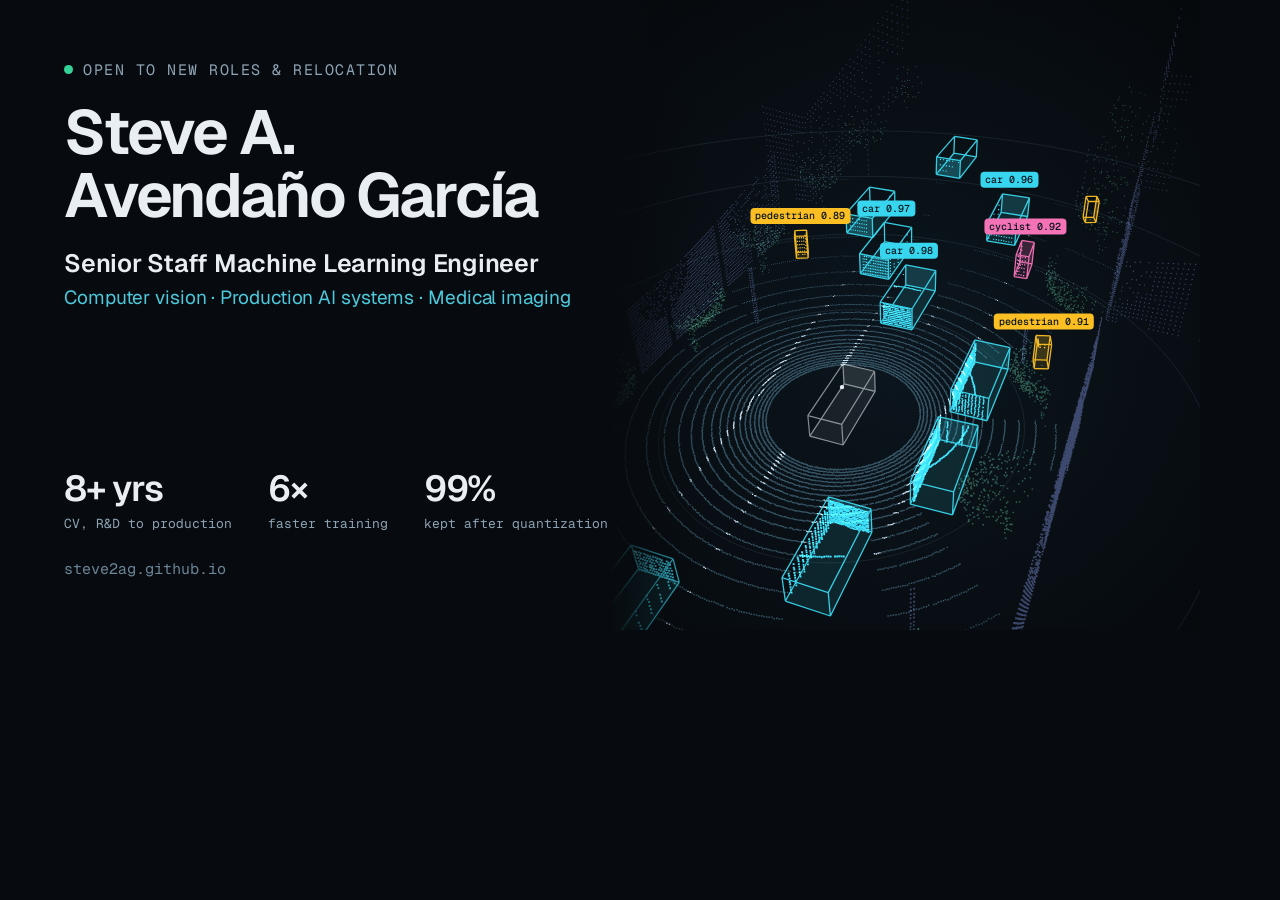
<file: tools/og-card.html>
<!doctype html>
<!-- Source for assets/og-image.png, the link-preview image shown on LinkedIn, Slack, email, etc.
     Regenerate it after changing this card (see README). -->
<html lang="en">
<head>
  <meta charset="utf-8">
  <title>Social card</title>
  <link rel="stylesheet" href="https://fonts.googleapis.com/css2?family=Geist:wght@400..700&family=Geist+Mono:wght@400..600&display=swap">
  <style>
    html, body { margin: 0; width: 1200px; height: 630px; overflow: hidden; }
    body {
      display: grid; grid-template-columns: 610px 590px;
      background: #070b0f; color: #e8eef2;
      font-family: "Geist", system-ui, sans-serif; -webkit-font-smoothing: antialiased;
    }
    p, h1 { margin: 0; }
    .text { display: flex; flex-direction: column; padding: 60px 0 52px 64px; }
    .eyebrow { display: flex; align-items: center; gap: 10px; font-family: "Geist Mono", monospace; font-size: 15px; letter-spacing: .1em; text-transform: uppercase; color: #8ea3b3; }
    .eyebrow::before { content: ""; width: 9px; height: 9px; border-radius: 50%; background: #34d399; }
    h1 { margin-top: 22px; font-size: 62px; font-weight: 650; line-height: 1.02; letter-spacing: -.035em; }
    .role { margin-top: 20px; font-size: 25px; font-weight: 600; letter-spacing: -.01em; }
    .focus { margin-top: 6px; font-size: 19px; letter-spacing: -.005em; color: #4cc9dc; }
    .metrics { display: flex; gap: 36px; margin-top: auto; }
    .metrics b { display: block; font-size: 36px; font-weight: 600; letter-spacing: -.035em; }
    .metrics span { font-family: "Geist Mono", monospace; font-size: 13px; color: #8ea3b3; }
    .url { margin-top: 26px; font-family: "Geist Mono", monospace; font-size: 15px; color: #6c8597; }
    .stage { position: relative; }
    .stage canvas { position: absolute; inset: 0; width: 100%; height: 100%; }
    .stage::after { content: ""; position: absolute; inset: 0; pointer-events: none; background: linear-gradient(90deg, #070b0f 0%, transparent 16%); }
  </style>
</head>
<body>
  <div class="text">
    <p class="eyebrow">Open to new roles &amp; relocation</p>
    <h1>Steve A.<br>Avendaño García</h1>
    <p class="role">Senior Staff Machine Learning Engineer</p>
    <p class="focus">Computer vision · Production AI systems · <span style="white-space:nowrap">Medical imaging</span></p>
    <div class="metrics">
      <p><b>8+ yrs</b><span>CV, R&amp;D to production</span></p>
      <p><b>6×</b><span>faster training</span></p>
      <p><b>99%</b><span>kept after quantization</span></p>
    </div>
    <p class="url">steve2ag.github.io</p>
  </div>
  <div class="stage"><canvas id="scene" data-static></canvas></div>
  <script src="../assets/scene.js"></script>
</body>
</html>
</file>
<file: assets/styles.css>
/* ---------- Tokens ---------- */
:root {
  --bg: #f7f7f5;
  --surface: #ffffff;
  --surface-2: #f0f0ed;
  --ink: #101215;
  --ink-2: #2b2f36;
  --muted: #5b6370;
  --line: #e3e4e0;
  --line-strong: #cfd1cc;
  --accent: #0b7285;
  --accent-soft: #e2f2f4;
  --ok: #16a34a;

  --font-sans: "Geist", ui-sans-serif, system-ui, -apple-system, "Segoe UI", Roboto, sans-serif;
  --font-mono: "Geist Mono", ui-monospace, SFMono-Regular, Menlo, Consolas, monospace;
  --radius: 14px;
  --wrap: 1120px;
  --gutter: clamp(16px, 4vw, 32px);
  color-scheme: light;
}

@media (prefers-color-scheme: dark) {
  :root {
    --bg: #0b0d10;
    --surface: #111419;
    --surface-2: #181c22;
    --ink: #eceef1;
    --ink-2: #c8cdd5;
    --muted: #959dab;
    --line: #21262e;
    --line-strong: #2f353f;
    --accent: #4cc9dc;
    --accent-soft: #0f292e;
    --ok: #34d399;
    color-scheme: dark;
  }
}

/* ---------- Base ---------- */
*, *::before, *::after { box-sizing: border-box; }

html {
  -webkit-text-size-adjust: 100%;
  scroll-behavior: smooth;
  scroll-padding-top: 80px;
}

body {
  margin: 0;
  background: var(--bg);
  color: var(--ink);
  font-family: var(--font-sans);
  font-size: 1rem;
  line-height: 1.6;
  -webkit-font-smoothing: antialiased;
  text-rendering: optimizeLegibility;
}

h1, h2, h3 { margin: 0; line-height: 1.15; text-wrap: balance; }
p { margin: 0; }
ul { margin: 0; padding: 0; list-style: none; }
a { color: inherit; }
svg, canvas { display: block; }

:focus-visible { outline: 2px solid var(--accent); outline-offset: 3px; border-radius: 6px; }

.wrap { max-width: var(--wrap); margin-inline: auto; padding-inline: var(--gutter); }

.icon { width: 18px; height: 18px; flex: none; }

.skip { position: absolute; left: -9999px; }
.skip:focus { left: 16px; top: 12px; z-index: 100; padding: 8px 12px; border-radius: 8px; background: var(--ink); color: var(--bg); }

.nowrap { white-space: nowrap; }

.visually-hidden {
  position: absolute; width: 1px; height: 1px; overflow: hidden;
  clip: rect(0 0 0 0); clip-path: inset(50%); white-space: nowrap;
}

/* ---------- Buttons ---------- */
.btn {
  display: inline-flex; align-items: center; gap: 8px;
  height: 44px; padding: 0 18px;
  border: 1px solid var(--line-strong); border-radius: 10px;
  background: var(--surface); color: var(--ink);
  font: inherit; font-size: .95rem; font-weight: 550; white-space: nowrap;
  text-decoration: none; cursor: pointer;
  transition: background-color .15s, border-color .15s, color .15s;
}
.btn:hover { border-color: var(--ink-2); }
.btn--primary { background: var(--ink); border-color: var(--ink); color: var(--bg); }
.btn--primary:hover { background: var(--ink-2); border-color: var(--ink-2); }
.btn--sm { height: 36px; padding: 0 14px; font-size: .88rem; }
.btn--sm .icon { width: 16px; height: 16px; }

/* ---------- Header ---------- */
.site-header {
  position: sticky; top: 0; z-index: 50;
  background: var(--bg);
  background: color-mix(in srgb, var(--bg) 84%, transparent);
  -webkit-backdrop-filter: saturate(1.4) blur(12px);
  backdrop-filter: saturate(1.4) blur(12px);
  border-bottom: 1px solid transparent;
  transition: border-color .2s;
}
.site-header.is-scrolled { border-bottom-color: var(--line); }
.site-header__inner { display: flex; align-items: center; gap: 20px; height: 64px; }

.brand { display: inline-flex; align-items: center; gap: 10px; text-decoration: none; font-weight: 600; letter-spacing: -.01em; white-space: nowrap; }
.brand__mark {
  display: grid; place-items: center; width: 32px; height: 32px;
  border-radius: 9px; background: var(--ink); color: var(--bg);
}

.site-nav { margin-left: auto; }
.site-nav ul { display: flex; gap: 2px; }
.site-nav a {
  display: block; padding: 6px 10px; border-radius: 8px;
  color: var(--muted); font-size: .9rem; font-weight: 500; text-decoration: none;
  transition: color .15s, background-color .15s;
}
.site-nav a:hover { color: var(--ink); background: var(--surface-2); }
.site-nav a[aria-current="true"] { color: var(--ink); }

@media (max-width: 1000px) {
  .site-nav { display: none; }
  .site-header .btn { margin-left: auto; }
}

/* ---------- Hero ---------- */
.hero { padding-block: clamp(32px, 6vw, 80px) clamp(56px, 8vw, 96px); }
.hero__grid { display: grid; gap: clamp(36px, 5vw, 64px); align-items: center; }
@media (min-width: 980px) {
  .hero__grid { grid-template-columns: minmax(0, 1.05fr) minmax(0, 1fr); }
}

.status {
  display: inline-flex; align-items: center; gap: 9px;
  padding: 5px 12px 5px 10px;
  border: 1px solid var(--line-strong); border-radius: 999px;
  background: var(--surface); color: var(--ink-2);
  font-size: .85rem; font-weight: 500;
}
.status__dot {
  width: 8px; height: 8px; border-radius: 50%; background: var(--ok);
  box-shadow: 0 0 0 0 color-mix(in srgb, var(--ok) 55%, transparent);
  animation: pulse 2.4s ease-out infinite;
}
@keyframes pulse {
  70% { box-shadow: 0 0 0 7px transparent; }
  100% { box-shadow: 0 0 0 0 transparent; }
}

.hero h1 {
  margin-top: 22px;
  font-size: clamp(2.35rem, 5.4vw, 3.7rem);
  font-weight: 650; letter-spacing: -.035em; line-height: 1.04;
}
.hero__role {
  margin-top: 16px;
  font-size: clamp(1.1rem, 1.9vw, 1.3rem); font-weight: 600; letter-spacing: -.01em;
}
.hero__role > span { display: block; margin-top: 2px; color: var(--accent); font-weight: 500; }
.hero__lead { margin-top: 18px; max-width: 58ch; color: var(--muted); font-size: 1.06rem; }

.hero__meta { margin-top: 22px; display: flex; flex-wrap: wrap; gap: 8px 20px; color: var(--ink-2); font-size: .92rem; }
.hero__meta li { display: inline-flex; align-items: center; gap: 7px; }
.hero__meta .icon { width: 16px; height: 16px; color: var(--muted); }

.hero__cta { margin-top: 28px; display: flex; flex-wrap: wrap; gap: 10px; }

/* ---------- Point-cloud viewer (always dark, like a viz tool) ---------- */
.viewer {
  margin: 0; overflow: hidden;
  border: 1px solid #1a232d; border-radius: 18px;
  background: #070b0f; color: #8ea3b3;
  font-family: var(--font-mono); font-size: .72rem; line-height: 1.4;
  box-shadow: 0 30px 60px -32px rgb(4 22 30 / .5);
}
.viewer__bar, .viewer__legend { display: flex; align-items: center; gap: 10px; padding: 10px 14px; background: #0a1016; }
.viewer__bar { border-bottom: 1px solid #15202a; }
.viewer__legend { flex-wrap: wrap; gap: 6px 14px; border-top: 1px solid #15202a; }
.viewer__dots { display: flex; gap: 6px; }
.viewer__dots i { width: 9px; height: 9px; border-radius: 50%; background: #1f2a35; }
.viewer__title { color: #d3e6f0; white-space: nowrap; }
.viewer__stats { margin-left: auto; color: #6c8597; font-variant-numeric: tabular-nums; white-space: nowrap; }
.viewer__objects::before { content: " · "; }
@media (max-width: 520px) {
  .viewer__dots, .viewer__objects { display: none; }
}

.viewer__stage { position: relative; aspect-ratio: 5 / 4; }
.viewer canvas { position: absolute; inset: 0; width: 100%; height: 100%; cursor: grab; touch-action: pan-y; }
.viewer canvas.is-dragging { cursor: grabbing; }
.viewer__hint {
  position: absolute; right: 12px; bottom: 10px; padding: 3px 8px;
  border: 1px solid #1d2935; border-radius: 6px; background: rgb(7 11 15 / .7);
  color: #7f97a8; pointer-events: none; transition: opacity .4s;
}
.viewer__hint.is-hidden { opacity: 0; }

.legend { display: inline-flex; align-items: center; gap: 6px; }
.legend::before { content: ""; width: 8px; height: 8px; border-radius: 2px; background: currentColor; }
.legend--car { color: #38d6ee; }
.legend--ped { color: #fbbf24; }
.legend--cyc { color: #f472b6; }
.viewer__note { margin-left: auto; color: #5d7486; }

/* ---------- Sections ---------- */
.section { padding-block: clamp(64px, 9vw, 112px); border-top: 1px solid var(--line); }
.section__head { display: grid; gap: 10px; max-width: 720px; margin-bottom: clamp(28px, 4vw, 44px); }
.section h2, .contact h2 { font-size: clamp(1.65rem, 3.2vw, 2.25rem); font-weight: 620; letter-spacing: -.025em; }
.section__intro { color: var(--muted); font-size: 1.04rem; max-width: 62ch; }

.eyebrow {
  font-family: var(--font-mono); font-size: .76rem; font-weight: 500;
  letter-spacing: .09em; text-transform: uppercase; color: var(--accent);
}

/* ---------- Metrics ---------- */
.metrics { display: grid; gap: 14px; grid-template-columns: repeat(auto-fit, minmax(min(100%, 300px), 1fr)); }
.metric {
  display: flex; flex-direction: column; gap: 6px; padding: 24px;
  border: 1px solid var(--line); border-radius: var(--radius); background: var(--surface);
}
.metric__value {
  display: flex; align-items: baseline; flex-wrap: wrap; gap: 4px 10px;
  font-size: clamp(2.2rem, 4vw, 2.75rem); font-weight: 600; letter-spacing: -.04em; line-height: 1;
  font-variant-numeric: tabular-nums;
}
.metric__from { font-family: var(--font-mono); font-size: .8rem; font-weight: 500; letter-spacing: 0; color: var(--muted); }
.metric__label { margin-top: 12px; font-weight: 600; }
.metric__detail { color: var(--muted); font-size: .92rem; line-height: 1.55; }

/* ---------- Experience ---------- */
.jobs { display: grid; gap: clamp(44px, 6vw, 72px); }
.job { display: grid; gap: 10px 40px; }
@media (min-width: 860px) {
  .job { grid-template-columns: 210px minmax(0, 1fr); }
}
.job__meta {
  display: grid; gap: 4px; align-content: start; padding-top: 5px;
  font-family: var(--font-mono); font-size: .8rem; color: var(--muted);
}
.job__dates { color: var(--ink-2); font-weight: 500; }
.job h3, .card h3 { font-size: 1.3rem; font-weight: 600; letter-spacing: -.015em; }
.job__org { margin-top: 4px; color: var(--accent); font-weight: 550; }
.job__summary { margin-top: 14px; max-width: 72ch; color: var(--ink-2); }

.job__list { margin-top: 18px; display: grid; gap: 14px; max-width: 76ch; }
.job__list li { position: relative; padding-left: 20px; color: var(--muted); }
.job__list li::before {
  content: ""; position: absolute; left: 2px; top: .62em;
  width: 6px; height: 6px; border-radius: 1.5px; background: var(--accent);
}
.job__list strong { color: var(--ink); font-weight: 600; }

.stack { display: block; margin-top: 6px; font-family: var(--font-mono); font-size: .76rem; color: var(--muted); }

/* ---------- Research ---------- */
.pubs { display: grid; gap: 14px; grid-template-columns: repeat(auto-fit, minmax(min(100%, 420px), 1fr)); }
.pub {
  display: flex; flex-direction: column; gap: 8px; padding: 24px;
  border: 1px solid var(--line); border-radius: var(--radius); background: var(--surface);
}
.pub--wide { grid-column: 1 / -1; }
.pub__top { display: flex; align-items: center; gap: 10px; font-family: var(--font-mono); font-size: .76rem; color: var(--muted); }
.badge {
  padding: 2px 8px; border-radius: 6px;
  background: var(--accent-soft); color: var(--accent);
  font-weight: 500; letter-spacing: .04em; text-transform: uppercase;
}
.pub h3, .shot h3 { margin-top: 4px; font-size: 1.08rem; font-weight: 600; letter-spacing: -.01em; line-height: 1.35; }
.pub__venue { color: var(--ink-2); font-size: .92rem; }
.pub__desc { color: var(--muted); font-size: .92rem; }
.pub__link {
  display: inline-flex; align-items: center; gap: 4px; align-self: flex-start;
  margin-top: auto; padding-top: 8px;
  color: var(--accent); font-size: .92rem; font-weight: 550; text-decoration: none;
}
.pub__link .icon { width: 16px; height: 16px; }
.pub__link:hover { text-decoration: underline; text-underline-offset: 3px; }

/* ---------- Projects (looping work recordings) ---------- */
.shots { display: grid; gap: 14px; grid-template-columns: repeat(auto-fit, minmax(min(100%, 420px), 1fr)); }
.shot {
  display: flex; flex-direction: column; overflow: hidden;
  border: 1px solid var(--line); border-radius: var(--radius); background: var(--surface);
}
.shot--wide { grid-column: 1 / -1; }
.shot__media { position: relative; aspect-ratio: 4 / 3; background: #000; }
.shot--wide .shot__media { aspect-ratio: 518 / 354; }
.shot__media video { position: absolute; inset: 0; width: 100%; height: 100%; object-fit: contain; }
.shot__body { display: flex; flex: 1; flex-direction: column; gap: 8px; padding: 22px 24px 24px; }
.shot__desc { color: var(--muted); font-size: .92rem; }
.shot__meta { font-family: var(--font-mono); font-size: .76rem; color: var(--muted); }
.shot__role { color: var(--ink-2); font-size: .92rem; }
.shot__role strong { color: var(--ink); font-weight: 600; }
.shot__press { color: var(--ink-2); font-size: .92rem; font-weight: 500; }
@media (min-width: 900px) {
  .shot--wide { flex-direction: row; }
  .shot--wide .shot__media { flex: 0 0 58%; }
  .shot--wide .shot__body { justify-content: center; padding: 32px; }
  .shot--wide .pub__link { margin-top: 0; }
}

/* ---------- Skills ---------- */
.skills { display: grid; gap: 14px; grid-template-columns: repeat(auto-fit, minmax(min(100%, 320px), 1fr)); }
.skill-group { padding: 22px 24px; border: 1px solid var(--line); border-radius: var(--radius); background: var(--surface); }
.skill-group h3, .card__meta {
  font-family: var(--font-mono); font-size: .76rem; font-weight: 500;
  letter-spacing: .09em; text-transform: uppercase; color: var(--muted);
}
.chips { margin-top: 14px; display: flex; flex-wrap: wrap; gap: 6px; }
.chips li {
  padding: 4px 10px; border: 1px solid var(--line); border-radius: 8px;
  background: var(--surface-2); color: var(--ink-2); font-size: .86rem; line-height: 1.4;
}

/* ---------- Education ---------- */
.edu { display: grid; gap: 14px; }
@media (min-width: 860px) {
  .edu { grid-template-columns: minmax(0, 1.5fr) minmax(0, 1fr); }
}
.card { padding: clamp(22px, 3vw, 32px); border: 1px solid var(--line); border-radius: var(--radius); background: var(--surface); }
.card__meta { margin-bottom: 10px; }
.courses { display: grid; gap: 20px; margin-top: 6px; }
.courses h3 { font-size: 1.05rem; line-height: 1.35; }
.courses__org { margin-top: 4px; color: var(--accent); font-size: .92rem; font-weight: 550; }
.courses__desc { margin-top: 4px; color: var(--muted); font-size: .92rem; }

/* ---------- Contact ---------- */
.contact { padding-block: clamp(24px, 4vw, 40px) clamp(64px, 9vw, 112px); }
.contact__panel {
  display: grid; gap: 16px; justify-items: start;
  padding: clamp(28px, 6vw, 64px); border-radius: 24px;
  background: var(--ink); color: var(--bg);
}
.eyebrow--on-ink { color: color-mix(in srgb, var(--bg) 62%, transparent); }
.contact__text { max-width: 56ch; color: color-mix(in srgb, var(--bg) 74%, transparent); font-size: 1.06rem; }

.contact__email { display: flex; flex-wrap: wrap; align-items: center; gap: 10px 14px; margin-top: 8px; }
.contact__email a {
  font-size: clamp(1.25rem, 3.4vw, 2rem); font-weight: 600; letter-spacing: -.02em;
  text-decoration: none; overflow-wrap: anywhere;
}
.contact__email a:hover { text-decoration: underline; text-underline-offset: 5px; text-decoration-thickness: 2px; }
.copy {
  display: inline-flex; align-items: center; gap: 6px; height: 32px; padding: 0 10px;
  border: 1px solid color-mix(in srgb, var(--bg) 30%, transparent); border-radius: 8px;
  background: transparent; color: inherit; font: inherit; font-size: .82rem; font-weight: 500; cursor: pointer;
}
.copy .icon { width: 15px; height: 15px; }
.copy:hover { border-color: color-mix(in srgb, var(--bg) 60%, transparent); }

.contact__actions { display: flex; flex-wrap: wrap; gap: 10px; margin-top: 12px; }
.btn--on-ink { background: var(--bg); border-color: var(--bg); color: var(--ink); }
.btn--on-ink:hover { background: color-mix(in srgb, var(--bg) 88%, var(--ink)); border-color: transparent; }
.btn--ghost-on-ink { background: transparent; border-color: color-mix(in srgb, var(--bg) 30%, transparent); color: var(--bg); }
.btn--ghost-on-ink:hover { border-color: color-mix(in srgb, var(--bg) 70%, transparent); }
.contact__panel :focus-visible { outline-color: var(--bg); }

/* ---------- Footer ---------- */
.site-footer { padding-block: 0 40px; color: var(--muted); font-size: .85rem; }
.site-footer .wrap { display: flex; flex-wrap: wrap; justify-content: space-between; gap: 8px 24px; }
.site-footer a { text-underline-offset: 3px; }

/* ---------- Motion & print ---------- */
@media (prefers-reduced-motion: reduce) {
  html { scroll-behavior: auto; }
  .status__dot { animation: none; }
}

@media print {
  body { background: #fff; color: #000; font-size: 11pt; }
  .site-header, .viewer, .shot__media, .hero__cta, .contact__actions, .copy, .skip, .site-footer a { display: none !important; }
  .hero__grid { display: block; }
  .section, .contact { padding-block: 18pt; border: 0; }
  .metric, .pub, .skill-group, .card, .job { break-inside: avoid; }
  .contact__panel { background: none; color: #000; padding: 0; }
  .contact__text, .eyebrow--on-ink { color: #333; }
}
</file>
